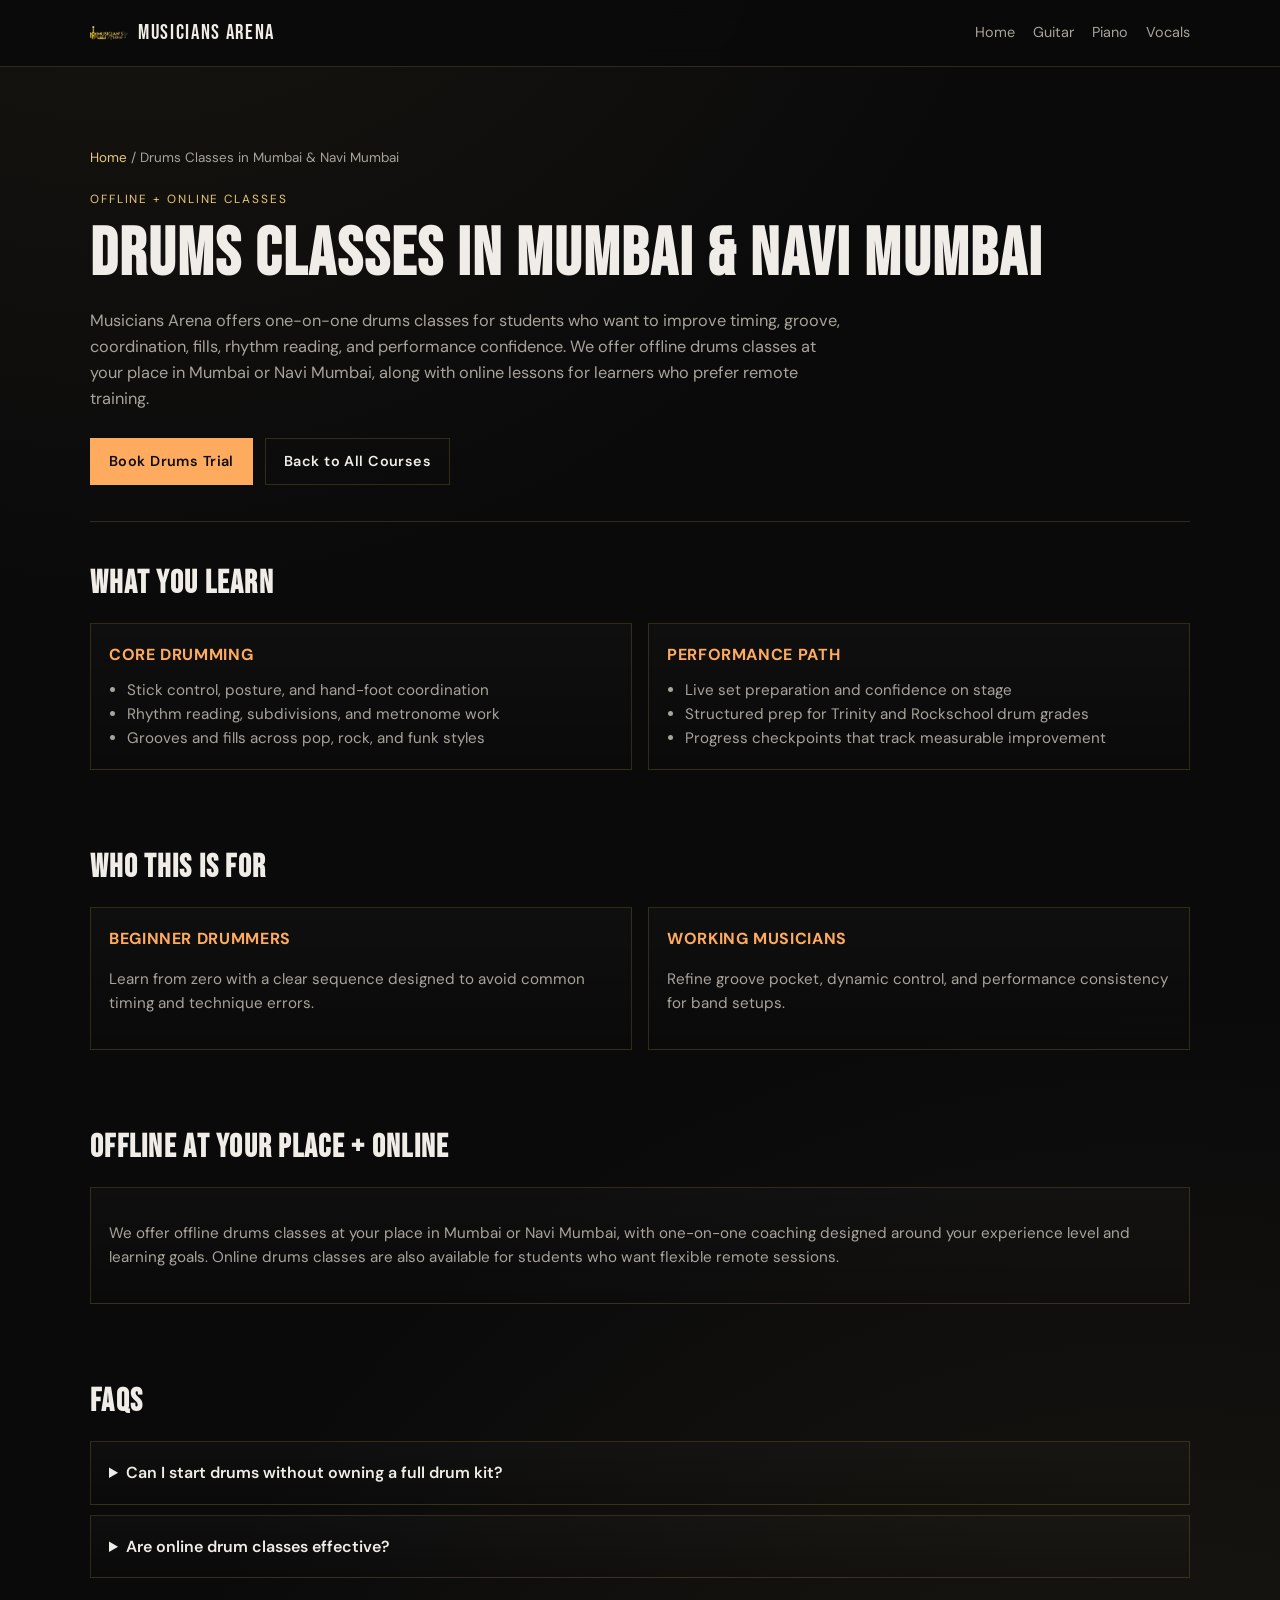
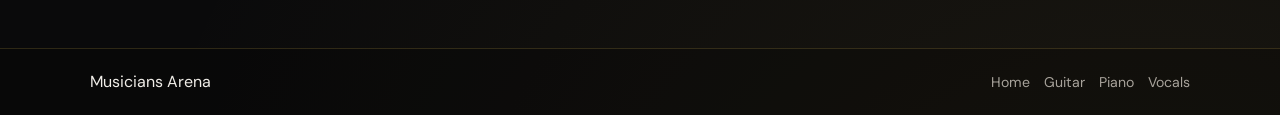
<file: drums-classes-mumbai.html>
<!DOCTYPE html>
<html lang="en">
<head>
  <meta charset="UTF-8" />
  <meta name="viewport" content="width=device-width, initial-scale=1.0" />
  <title>Drums Classes in Mumbai &amp; Navi Mumbai | Musicians Arena</title>
  <meta name="description" content="Join one-on-one drums classes in Mumbai and Navi Mumbai with Musicians Arena. Learn grooves, fills, timing, and performance skills with offline classes at your place or online coaching." />
  <meta property="og:title" content="Drums Classes in Mumbai &amp; Navi Mumbai | Musicians Arena" />
  <meta property="og:description" content="One-on-one drums coaching with offline classes at your place in Mumbai or Navi Mumbai, plus online options." />
  <meta property="og:type" content="website" />
  <link rel="canonical" href="https://musiciansarena.com/drums-classes-mumbai.html" />
  <meta property="og:url" content="https://musiciansarena.com/drums-classes-mumbai.html" />
  <link rel="icon" type="image/png" sizes="512x512" href="favicon.png" />
  <link rel="icon" type="image/x-icon" href="favicon.ico" />
  <link rel="shortcut icon" href="favicon.ico" />
  <link rel="apple-touch-icon" href="favicon.png" />
  <link rel="preconnect" href="https://fonts.googleapis.com" />
  <link rel="preconnect" href="https://fonts.gstatic.com" crossorigin />
  <link href="https://fonts.googleapis.com/css2?family=Bebas+Neue&family=DM+Sans:wght@300;400;500;700&display=swap" rel="stylesheet" />
  <link rel="stylesheet" href="classes.css" />
</head>
<body style="--accent:#ffab5f;">
  <div class="page-wrap">
    <header class="header">
      <div class="header-inner">
        <a class="brand" href="index.html">
          <img src="logo.png" alt="Musicians Arena" />
          <span>Musicians Arena</span>
        </a>
        <nav class="top-links">
          <a href="index.html">Home</a>
          <a href="guitar-classes-mumbai.html">Guitar</a>
          <a href="piano-classes-mumbai.html">Piano</a>
          <a href="vocals-classes-mumbai.html">Vocals</a>
        </nav>
      </div>
    </header>

    <main class="main">
      <section class="hero">
        <div class="breadcrumb"><a href="index.html">Home</a> / Drums Classes in Mumbai &amp; Navi Mumbai</div>
        <span class="kicker">Offline + Online Classes</span>
        <h1>Drums Classes in Mumbai &amp; Navi Mumbai</h1>
        <p>
          Musicians Arena offers one-on-one drums classes for students who want to improve timing, groove, coordination, fills, rhythm reading, and performance confidence.
          We offer offline drums classes at your place in Mumbai or Navi Mumbai, along with online lessons for learners who prefer remote training.
        </p>
        <div class="cta-row">
          <a class="btn btn-primary" href="https://wa.me/919867262713?text=Hi%2C%20I%20want%20to%20join%20Drums%20classes%20in%20Mumbai%20or%20Navi%20Mumbai." target="_blank" rel="noopener noreferrer">Book Drums Trial</a>
          <a class="btn btn-secondary" href="index.html#courses">Back to All Courses</a>
        </div>
      </section>

      <section class="section">
        <h2>What You Learn</h2>
        <div class="grid">
          <article class="card">
            <h3>Core Drumming</h3>
            <ul>
              <li>Stick control, posture, and hand-foot coordination</li>
              <li>Rhythm reading, subdivisions, and metronome work</li>
              <li>Grooves and fills across pop, rock, and funk styles</li>
            </ul>
          </article>
          <article class="card">
            <h3>Performance Path</h3>
            <ul>
              <li>Live set preparation and confidence on stage</li>
              <li>Structured prep for Trinity and Rockschool drum grades</li>
              <li>Progress checkpoints that track measurable improvement</li>
            </ul>
          </article>
        </div>
      </section>

      <section class="section">
        <h2>Who This Is For</h2>
        <div class="grid">
          <article class="card">
            <h3>Beginner Drummers</h3>
            <p>Learn from zero with a clear sequence designed to avoid common timing and technique errors.</p>
          </article>
          <article class="card">
            <h3>Working Musicians</h3>
            <p>Refine groove pocket, dynamic control, and performance consistency for band setups.</p>
          </article>
        </div>
      </section>

      <section class="section">
        <h2>Offline at Your Place + Online</h2>
        <div class="card">
          <p class="area-list">
            We offer offline drums classes at your place in Mumbai or Navi Mumbai, with one-on-one coaching designed around your experience level and learning goals.
            Online drums classes are also available for students who want flexible remote sessions.
          </p>
        </div>
      </section>

      <section class="section">
        <h2>FAQs</h2>
        <details class="faq-item card">
          <summary>Can I start drums without owning a full drum kit?</summary>
          <p>Yes. Beginners can start with a practice pad setup and upgrade when ready. We guide setup decisions.</p>
        </details>
        <details class="faq-item card">
          <summary>Are online drum classes effective?</summary>
          <p>Yes, when structured correctly. We run one-on-one sessions with focused camera guidance and targeted practice plans.</p>
        </details>
      </section>
    </main>

    <footer class="footer">
      <div class="footer-inner">
        <div>Musicians Arena</div>
        <div class="footer-links">
          <a href="index.html">Home</a>
          <a href="guitar-classes-mumbai.html">Guitar</a>
          <a href="piano-classes-mumbai.html">Piano</a>
          <a href="vocals-classes-mumbai.html">Vocals</a>
        </div>
      </div>
    </footer>
  </div>

  <script type="application/ld+json">
  {
    "@context": "https://schema.org",
    "@type": "Course",
    "name": "Drums Classes in Mumbai & Navi Mumbai",
    "description": "One-on-one drums classes with offline lessons at your place in Mumbai or Navi Mumbai, plus online options.",
    "provider": {
      "@type": "Organization",
      "name": "Musicians Arena"
    }
  }
  </script>
</body>
</html>
</file>
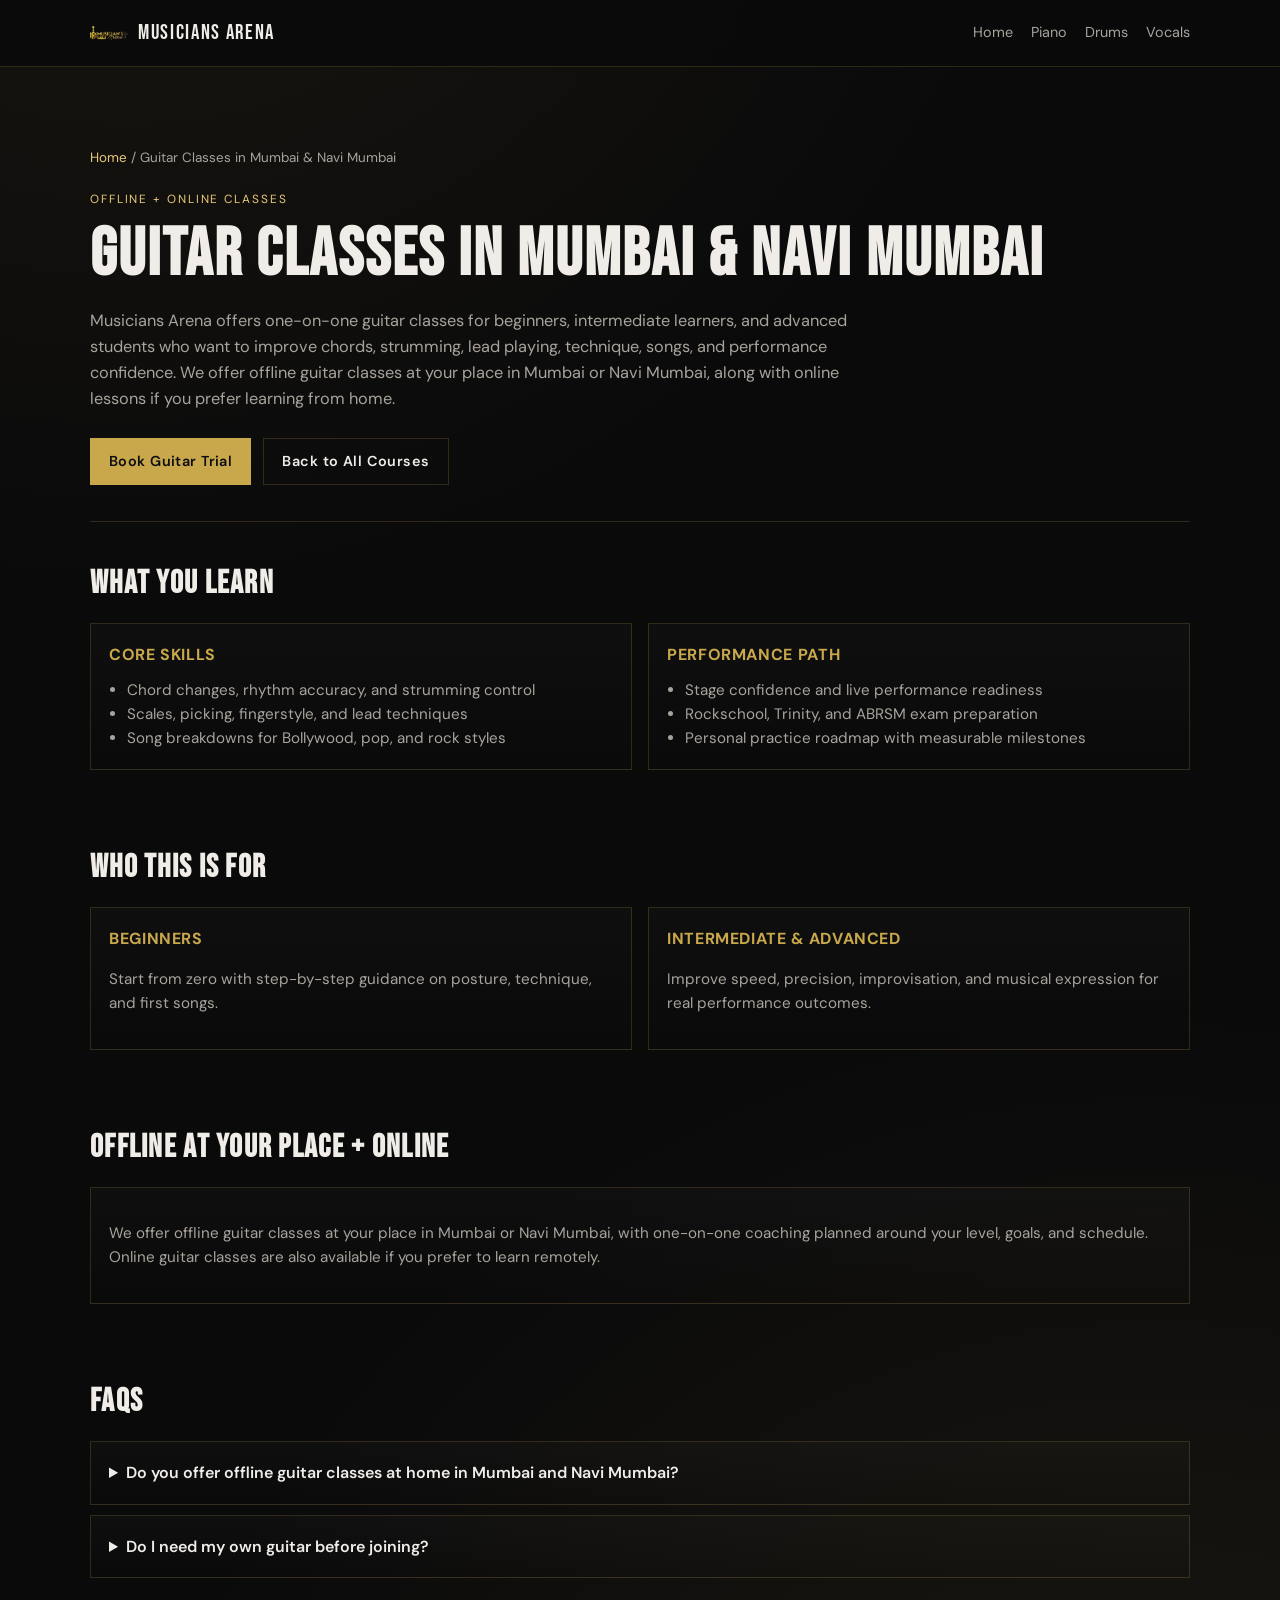
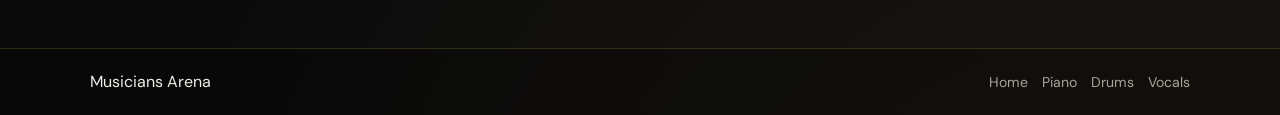
<file: guitar-classes-mumbai.html>
<!DOCTYPE html>
<html lang="en">
<head>
  <meta charset="UTF-8" />
  <meta name="viewport" content="width=device-width, initial-scale=1.0" />
  <title>Guitar Classes in Mumbai &amp; Navi Mumbai | Musicians Arena</title>
  <meta name="description" content="Join one-on-one guitar classes in Mumbai and Navi Mumbai with Musicians Arena. Learn acoustic or electric guitar with offline classes at your place or online coaching." />
  <meta property="og:title" content="Guitar Classes in Mumbai &amp; Navi Mumbai | Musicians Arena" />
  <meta property="og:description" content="One-on-one guitar lessons with offline classes at your place in Mumbai or Navi Mumbai, plus online options." />
  <meta property="og:type" content="website" />
  <link rel="canonical" href="https://musiciansarena.com/guitar-classes-mumbai.html" />
  <meta property="og:url" content="https://musiciansarena.com/guitar-classes-mumbai.html" />
  <link rel="icon" type="image/png" sizes="512x512" href="favicon.png" />
  <link rel="icon" type="image/x-icon" href="favicon.ico" />
  <link rel="shortcut icon" href="favicon.ico" />
  <link rel="apple-touch-icon" href="favicon.png" />
  <link rel="preconnect" href="https://fonts.googleapis.com" />
  <link rel="preconnect" href="https://fonts.gstatic.com" crossorigin />
  <link href="https://fonts.googleapis.com/css2?family=Bebas+Neue&family=DM+Sans:wght@300;400;500;700&display=swap" rel="stylesheet" />
  <link rel="stylesheet" href="classes.css" />
</head>
<body style="--accent:#c9a84c;">
  <div class="page-wrap">
    <header class="header">
      <div class="header-inner">
        <a class="brand" href="index.html">
          <img src="logo.png" alt="Musicians Arena" />
          <span>Musicians Arena</span>
        </a>
        <nav class="top-links">
          <a href="index.html">Home</a>
          <a href="piano-classes-mumbai.html">Piano</a>
          <a href="drums-classes-mumbai.html">Drums</a>
          <a href="vocals-classes-mumbai.html">Vocals</a>
        </nav>
      </div>
    </header>

    <main class="main">
      <section class="hero">
        <div class="breadcrumb"><a href="index.html">Home</a> / Guitar Classes in Mumbai &amp; Navi Mumbai</div>
        <span class="kicker">Offline + Online Classes</span>
        <h1>Guitar Classes in Mumbai &amp; Navi Mumbai</h1>
        <p>
          Musicians Arena offers one-on-one guitar classes for beginners, intermediate learners, and advanced students who want to improve chords, strumming, lead playing, technique, songs, and performance confidence.
          We offer offline guitar classes at your place in Mumbai or Navi Mumbai, along with online lessons if you prefer learning from home.
        </p>
        <div class="cta-row">
          <a class="btn btn-primary" href="https://wa.me/919867262713?text=Hi%2C%20I%20want%20to%20join%20Guitar%20classes%20in%20Mumbai%20or%20Navi%20Mumbai." target="_blank" rel="noopener noreferrer">Book Guitar Trial</a>
          <a class="btn btn-secondary" href="index.html#courses">Back to All Courses</a>
        </div>
      </section>

      <section class="section">
        <h2>What You Learn</h2>
        <div class="grid">
          <article class="card">
            <h3>Core Skills</h3>
            <ul>
              <li>Chord changes, rhythm accuracy, and strumming control</li>
              <li>Scales, picking, fingerstyle, and lead techniques</li>
              <li>Song breakdowns for Bollywood, pop, and rock styles</li>
            </ul>
          </article>
          <article class="card">
            <h3>Performance Path</h3>
            <ul>
              <li>Stage confidence and live performance readiness</li>
              <li>Rockschool, Trinity, and ABRSM exam preparation</li>
              <li>Personal practice roadmap with measurable milestones</li>
            </ul>
          </article>
        </div>
      </section>

      <section class="section">
        <h2>Who This Is For</h2>
        <div class="grid">
          <article class="card">
            <h3>Beginners</h3>
            <p>Start from zero with step-by-step guidance on posture, technique, and first songs.</p>
          </article>
          <article class="card">
            <h3>Intermediate & Advanced</h3>
            <p>Improve speed, precision, improvisation, and musical expression for real performance outcomes.</p>
          </article>
        </div>
      </section>

      <section class="section">
        <h2>Offline at Your Place + Online</h2>
        <div class="card">
          <p class="area-list">
            We offer offline guitar classes at your place in Mumbai or Navi Mumbai, with one-on-one coaching planned around your level, goals, and schedule.
            Online guitar classes are also available if you prefer to learn remotely.
          </p>
        </div>
      </section>

      <section class="section">
        <h2>FAQs</h2>
        <details class="faq-item card">
          <summary>Do you offer offline guitar classes at home in Mumbai and Navi Mumbai?</summary>
          <p>Yes. We offer offline one-on-one guitar classes at your place in Mumbai or Navi Mumbai, subject to area and slot availability.</p>
        </details>
        <details class="faq-item card">
          <summary>Do I need my own guitar before joining?</summary>
          <p>You can start with guidance from our team on instrument selection. We help you choose the right beginner setup.</p>
        </details>
      </section>
    </main>

    <footer class="footer">
      <div class="footer-inner">
        <div>Musicians Arena</div>
        <div class="footer-links">
          <a href="index.html">Home</a>
          <a href="piano-classes-mumbai.html">Piano</a>
          <a href="drums-classes-mumbai.html">Drums</a>
          <a href="vocals-classes-mumbai.html">Vocals</a>
        </div>
      </div>
    </footer>
  </div>

  <script type="application/ld+json">
  {
    "@context": "https://schema.org",
    "@type": "Course",
    "name": "Guitar Classes in Mumbai & Navi Mumbai",
    "description": "One-on-one guitar classes with offline lessons at your place in Mumbai or Navi Mumbai, plus online options.",
    "provider": {
      "@type": "Organization",
      "name": "Musicians Arena"
    }
  }
  </script>
</body>
</html>
</file>
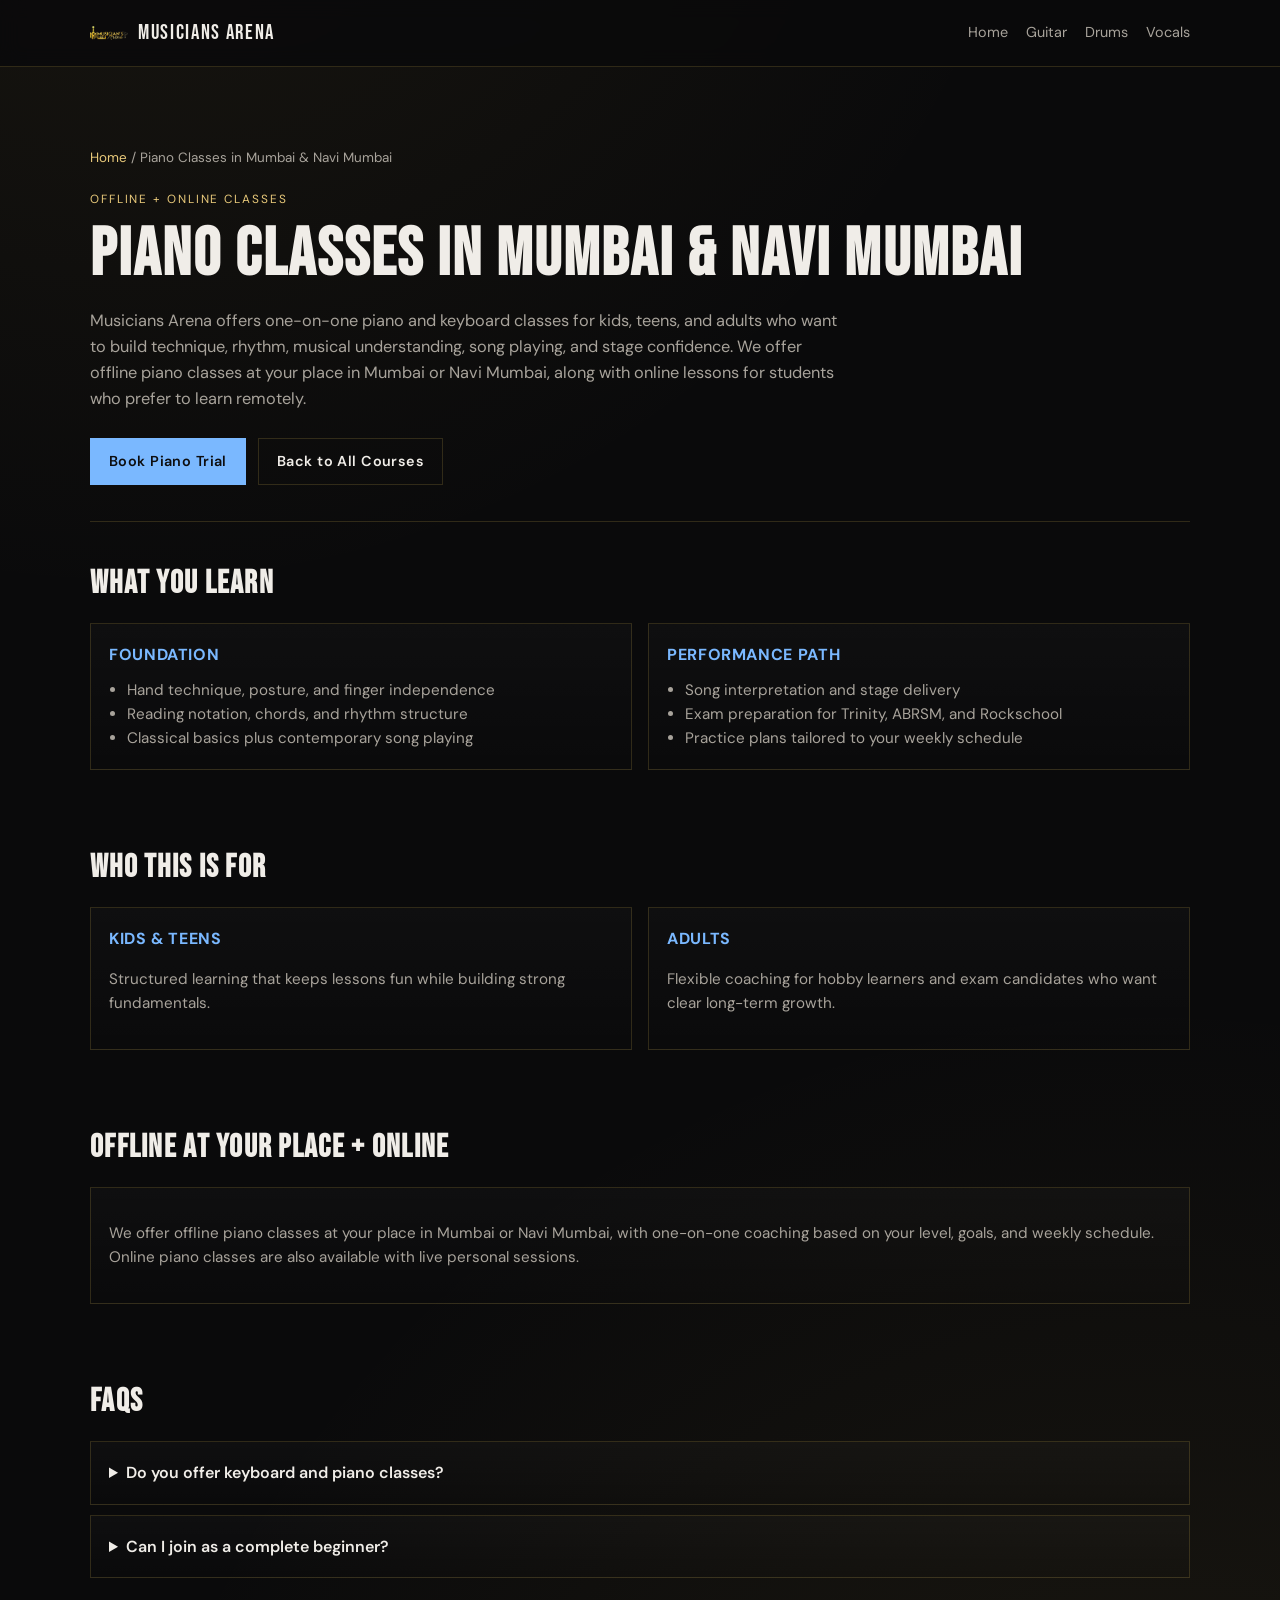
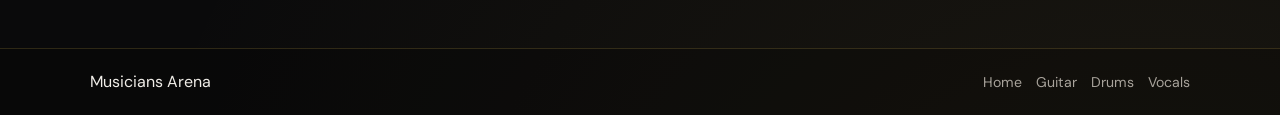
<file: piano-classes-mumbai.html>
<!DOCTYPE html>
<html lang="en">
<head>
  <meta charset="UTF-8" />
  <meta name="viewport" content="width=device-width, initial-scale=1.0" />
  <title>Piano Classes in Mumbai &amp; Navi Mumbai | Musicians Arena</title>
  <meta name="description" content="Join one-on-one piano and keyboard classes in Mumbai and Navi Mumbai with Musicians Arena. Learn with offline classes at your place or online coaching." />
  <meta property="og:title" content="Piano Classes in Mumbai &amp; Navi Mumbai | Musicians Arena" />
  <meta property="og:description" content="One-on-one piano and keyboard coaching with offline classes at your place in Mumbai or Navi Mumbai, plus online options." />
  <meta property="og:type" content="website" />
  <link rel="canonical" href="https://musiciansarena.com/piano-classes-mumbai.html" />
  <meta property="og:url" content="https://musiciansarena.com/piano-classes-mumbai.html" />
  <link rel="icon" type="image/png" sizes="512x512" href="favicon.png" />
  <link rel="icon" type="image/x-icon" href="favicon.ico" />
  <link rel="shortcut icon" href="favicon.ico" />
  <link rel="apple-touch-icon" href="favicon.png" />
  <link rel="preconnect" href="https://fonts.googleapis.com" />
  <link rel="preconnect" href="https://fonts.gstatic.com" crossorigin />
  <link href="https://fonts.googleapis.com/css2?family=Bebas+Neue&family=DM+Sans:wght@300;400;500;700&display=swap" rel="stylesheet" />
  <link rel="stylesheet" href="classes.css" />
</head>
<body style="--accent:#7ab8ff;">
  <div class="page-wrap">
    <header class="header">
      <div class="header-inner">
        <a class="brand" href="index.html">
          <img src="logo.png" alt="Musicians Arena" />
          <span>Musicians Arena</span>
        </a>
        <nav class="top-links">
          <a href="index.html">Home</a>
          <a href="guitar-classes-mumbai.html">Guitar</a>
          <a href="drums-classes-mumbai.html">Drums</a>
          <a href="vocals-classes-mumbai.html">Vocals</a>
        </nav>
      </div>
    </header>

    <main class="main">
      <section class="hero">
        <div class="breadcrumb"><a href="index.html">Home</a> / Piano Classes in Mumbai &amp; Navi Mumbai</div>
        <span class="kicker">Offline + Online Classes</span>
        <h1>Piano Classes in Mumbai &amp; Navi Mumbai</h1>
        <p>
          Musicians Arena offers one-on-one piano and keyboard classes for kids, teens, and adults who want to build technique, rhythm, musical understanding, song playing, and stage confidence.
          We offer offline piano classes at your place in Mumbai or Navi Mumbai, along with online lessons for students who prefer to learn remotely.
        </p>
        <div class="cta-row">
          <a class="btn btn-primary" href="https://wa.me/919867262713?text=Hi%2C%20I%20want%20to%20join%20Piano%20classes%20in%20Mumbai%20or%20Navi%20Mumbai." target="_blank" rel="noopener noreferrer">Book Piano Trial</a>
          <a class="btn btn-secondary" href="index.html#courses">Back to All Courses</a>
        </div>
      </section>

      <section class="section">
        <h2>What You Learn</h2>
        <div class="grid">
          <article class="card">
            <h3>Foundation</h3>
            <ul>
              <li>Hand technique, posture, and finger independence</li>
              <li>Reading notation, chords, and rhythm structure</li>
              <li>Classical basics plus contemporary song playing</li>
            </ul>
          </article>
          <article class="card">
            <h3>Performance Path</h3>
            <ul>
              <li>Song interpretation and stage delivery</li>
              <li>Exam preparation for Trinity, ABRSM, and Rockschool</li>
              <li>Practice plans tailored to your weekly schedule</li>
            </ul>
          </article>
        </div>
      </section>

      <section class="section">
        <h2>Who This Is For</h2>
        <div class="grid">
          <article class="card">
            <h3>Kids & Teens</h3>
            <p>Structured learning that keeps lessons fun while building strong fundamentals.</p>
          </article>
          <article class="card">
            <h3>Adults</h3>
            <p>Flexible coaching for hobby learners and exam candidates who want clear long-term growth.</p>
          </article>
        </div>
      </section>

      <section class="section">
        <h2>Offline at Your Place + Online</h2>
        <div class="card">
          <p class="area-list">
            We offer offline piano classes at your place in Mumbai or Navi Mumbai, with one-on-one coaching based on your level, goals, and weekly schedule.
            Online piano classes are also available with live personal sessions.
          </p>
        </div>
      </section>

      <section class="section">
        <h2>FAQs</h2>
        <details class="faq-item card">
          <summary>Do you offer keyboard and piano classes?</summary>
          <p>Yes. We teach both acoustic piano and keyboard pathways, depending on your setup and learning goals.</p>
        </details>
        <details class="faq-item card">
          <summary>Can I join as a complete beginner?</summary>
          <p>Yes. We have beginner-friendly modules and clear progression checkpoints from your first class onward.</p>
        </details>
      </section>
    </main>

    <footer class="footer">
      <div class="footer-inner">
        <div>Musicians Arena</div>
        <div class="footer-links">
          <a href="index.html">Home</a>
          <a href="guitar-classes-mumbai.html">Guitar</a>
          <a href="drums-classes-mumbai.html">Drums</a>
          <a href="vocals-classes-mumbai.html">Vocals</a>
        </div>
      </div>
    </footer>
  </div>

  <script type="application/ld+json">
  {
    "@context": "https://schema.org",
    "@type": "Course",
    "name": "Piano Classes in Mumbai & Navi Mumbai",
    "description": "One-on-one piano and keyboard classes with offline lessons at your place in Mumbai or Navi Mumbai, plus online options.",
    "provider": {
      "@type": "Organization",
      "name": "Musicians Arena"
    }
  }
  </script>
</body>
</html>
</file>
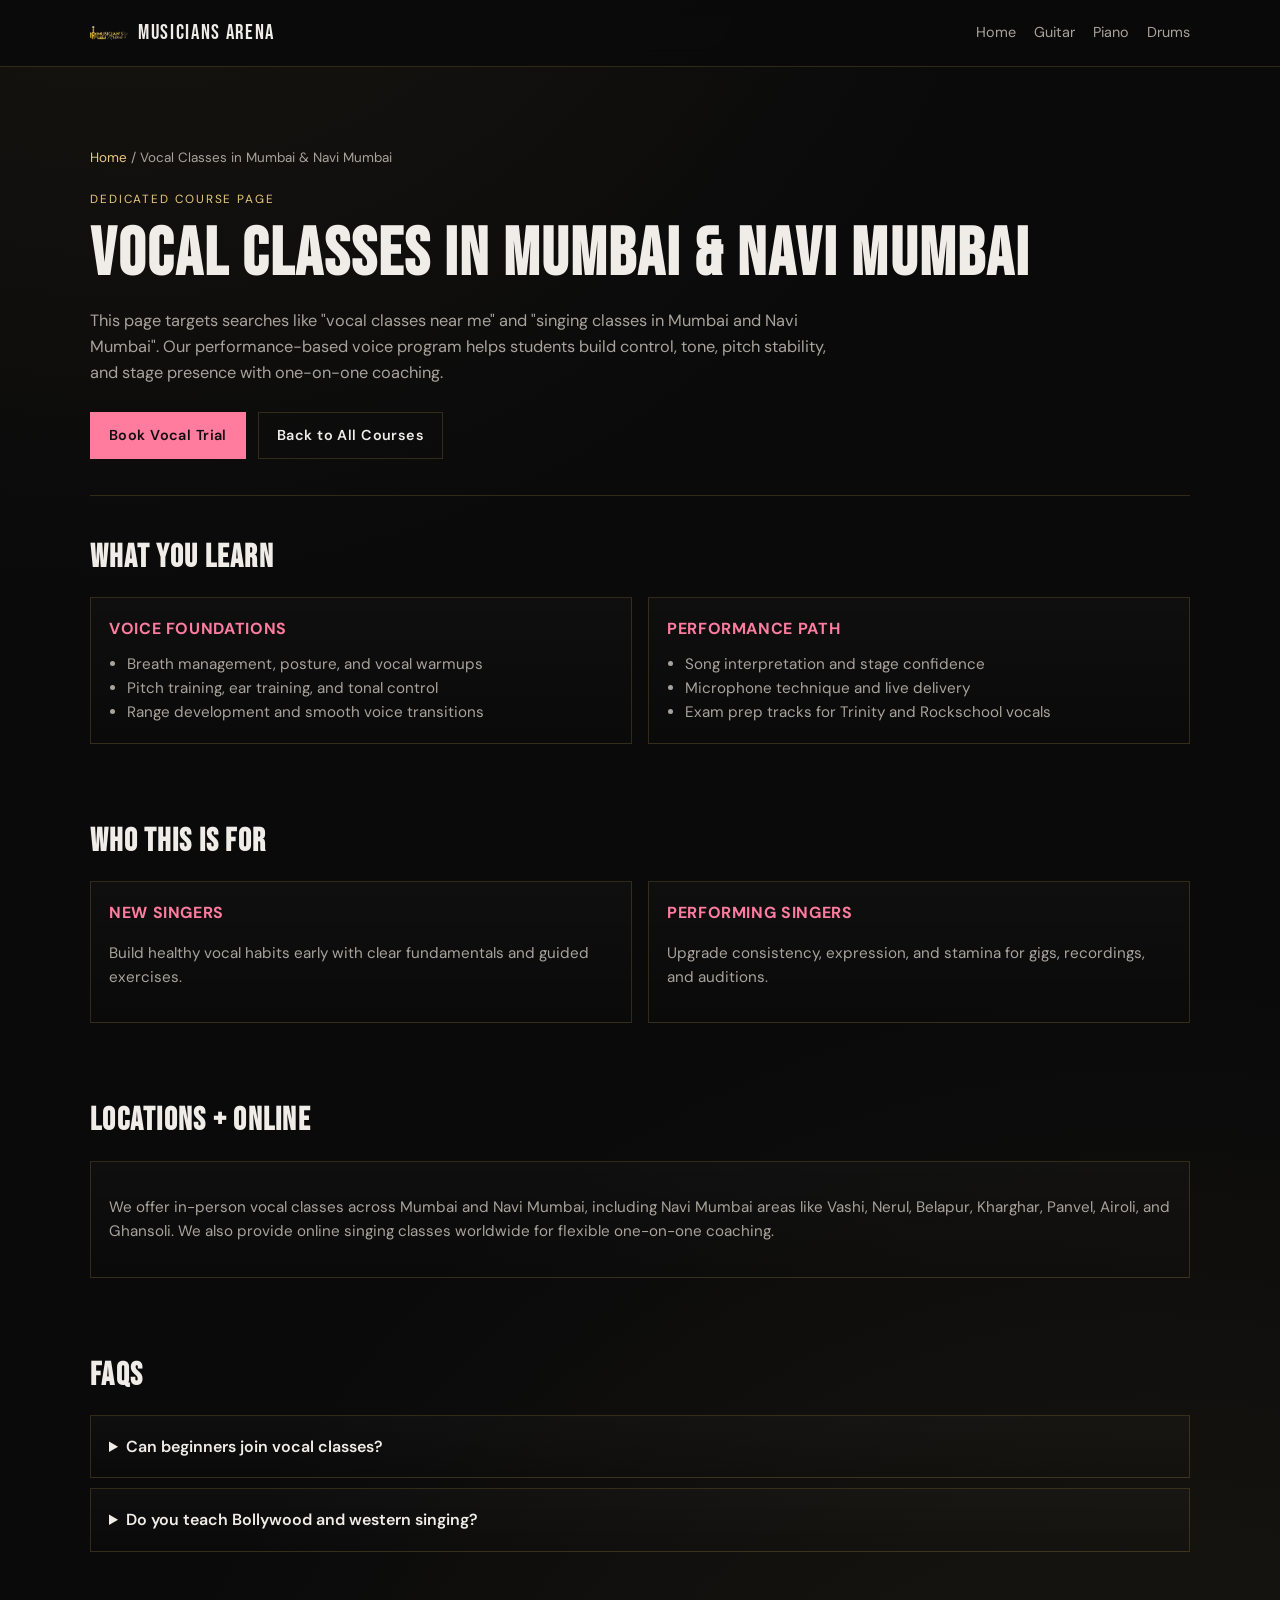
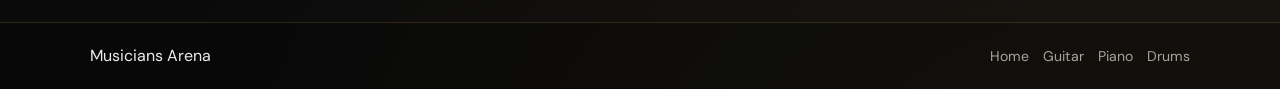
<file: vocals-classes-mumbai.html>
<!DOCTYPE html>
<html lang="en">
<head>
  <meta charset="UTF-8" />
  <meta name="viewport" content="width=device-width, initial-scale=1.0" />
  <title>Vocal Classes in Mumbai &amp; Navi Mumbai | Musicians Arena</title>
  <meta name="description" content="Find vocal classes in Mumbai and Navi Mumbai with Musicians Arena. Learn pitch, range, breathing, and stage confidence through one-on-one coaching. Online singing classes also available." />
  <meta name="keywords" content="vocal classes in mumbai, vocal classes in navi mumbai, singing classes near me, online vocal classes, voice training" />
  <meta property="og:title" content="Vocal Classes in Mumbai &amp; Navi Mumbai | Musicians Arena" />
  <meta property="og:description" content="Performance-focused voice training with personalized one-on-one classes across Mumbai and Navi Mumbai, online and offline." />
  <meta property="og:type" content="website" />
  <link rel="canonical" href="https://musiciansarena.com/vocals-classes-mumbai.html" />
  <meta property="og:url" content="https://musiciansarena.com/vocals-classes-mumbai.html" />
  <link rel="icon" type="image/png" sizes="512x512" href="favicon.png" />
  <link rel="icon" type="image/x-icon" href="favicon.ico" />
  <link rel="shortcut icon" href="favicon.ico" />
  <link rel="apple-touch-icon" href="favicon.png" />
  <link rel="preconnect" href="https://fonts.googleapis.com" />
  <link rel="preconnect" href="https://fonts.gstatic.com" crossorigin />
  <link href="https://fonts.googleapis.com/css2?family=Bebas+Neue&family=DM+Sans:wght@300;400;500;700&display=swap" rel="stylesheet" />
  <link rel="stylesheet" href="classes.css" />
</head>
<body style="--accent:#ff7c9f;">
  <div class="page-wrap">
    <header class="header">
      <div class="header-inner">
        <a class="brand" href="index.html">
          <img src="logo.png" alt="Musicians Arena" />
          <span>Musicians Arena</span>
        </a>
        <nav class="top-links">
          <a href="index.html">Home</a>
          <a href="guitar-classes-mumbai.html">Guitar</a>
          <a href="piano-classes-mumbai.html">Piano</a>
          <a href="drums-classes-mumbai.html">Drums</a>
        </nav>
      </div>
    </header>

    <main class="main">
      <section class="hero">
        <div class="breadcrumb"><a href="index.html">Home</a> / Vocal Classes in Mumbai &amp; Navi Mumbai</div>
        <span class="kicker">Dedicated Course Page</span>
        <h1>Vocal Classes in Mumbai &amp; Navi Mumbai</h1>
        <p>
          This page targets searches like "vocal classes near me" and "singing classes in Mumbai and Navi Mumbai".
          Our performance-based voice program helps students build control, tone, pitch stability, and stage presence with one-on-one coaching.
        </p>
        <div class="cta-row">
          <a class="btn btn-primary" href="https://wa.me/919867262713?text=Hi%2C%20I%20want%20to%20join%20Vocal%20classes%20in%20Mumbai%20or%20Navi%20Mumbai." target="_blank" rel="noopener noreferrer">Book Vocal Trial</a>
          <a class="btn btn-secondary" href="index.html#courses">Back to All Courses</a>
        </div>
      </section>

      <section class="section">
        <h2>What You Learn</h2>
        <div class="grid">
          <article class="card">
            <h3>Voice Foundations</h3>
            <ul>
              <li>Breath management, posture, and vocal warmups</li>
              <li>Pitch training, ear training, and tonal control</li>
              <li>Range development and smooth voice transitions</li>
            </ul>
          </article>
          <article class="card">
            <h3>Performance Path</h3>
            <ul>
              <li>Song interpretation and stage confidence</li>
              <li>Microphone technique and live delivery</li>
              <li>Exam prep tracks for Trinity and Rockschool vocals</li>
            </ul>
          </article>
        </div>
      </section>

      <section class="section">
        <h2>Who This Is For</h2>
        <div class="grid">
          <article class="card">
            <h3>New Singers</h3>
            <p>Build healthy vocal habits early with clear fundamentals and guided exercises.</p>
          </article>
          <article class="card">
            <h3>Performing Singers</h3>
            <p>Upgrade consistency, expression, and stamina for gigs, recordings, and auditions.</p>
          </article>
        </div>
      </section>

      <section class="section">
        <h2>Locations + Online</h2>
        <div class="card">
          <p class="area-list">
            We offer in-person vocal classes across Mumbai and Navi Mumbai, including Navi Mumbai areas like Vashi, Nerul, Belapur, Kharghar, Panvel, Airoli, and Ghansoli.
            We also provide online singing classes worldwide for flexible one-on-one coaching.
          </p>
        </div>
      </section>

      <section class="section">
        <h2>FAQs</h2>
        <details class="faq-item card">
          <summary>Can beginners join vocal classes?</summary>
          <p>Yes. The training starts from basics and gradually builds control, confidence, and repertoire.</p>
        </details>
        <details class="faq-item card">
          <summary>Do you teach Bollywood and western singing?</summary>
          <p>Yes. We support both, along with voice technique that applies across genres.</p>
        </details>
      </section>
    </main>

    <footer class="footer">
      <div class="footer-inner">
        <div>Musicians Arena</div>
        <div class="footer-links">
          <a href="index.html">Home</a>
          <a href="guitar-classes-mumbai.html">Guitar</a>
          <a href="piano-classes-mumbai.html">Piano</a>
          <a href="drums-classes-mumbai.html">Drums</a>
        </div>
      </div>
    </footer>
  </div>

  <script type="application/ld+json">
  {
    "@context": "https://schema.org",
    "@type": "Course",
    "name": "Vocal Classes in Mumbai & Navi Mumbai",
    "description": "One-on-one voice training with in-person classes across Mumbai and Navi Mumbai, plus online options.",
    "provider": {
      "@type": "Organization",
      "name": "Musicians Arena"
    }
  }
  </script>
</body>
</html>
</file>
<file: classes.css>
:root {
  --bg: #0a0a0b;
  --bg-soft: #131318;
  --surface: #1a1a22;
  --text: #f0ede8;
  --text-muted: #a8a39b;
  --gold: #c9a84c;
  --gold-light: #e8c97a;
  --border: rgba(201, 168, 76, 0.2);
  --accent: #c9a84c;
  --wa: #25d366;
}

* {
  box-sizing: border-box;
}

html,
body {
  margin: 0;
  padding: 0;
}

body {
  background:
    radial-gradient(circle at 10% -20%, rgba(201, 168, 76, 0.09), transparent 40%),
    radial-gradient(circle at 90% 120%, rgba(201, 168, 76, 0.1), transparent 45%),
    var(--bg);
  color: var(--text);
  font-family: 'DM Sans', sans-serif;
  line-height: 1.6;
}

a {
  color: inherit;
  text-decoration: none;
}

.page-wrap {
  min-height: 100vh;
}

.header {
  position: sticky;
  top: 0;
  z-index: 20;
  background: rgba(10, 10, 11, 0.85);
  backdrop-filter: blur(10px);
  border-bottom: 1px solid var(--border);
}

.header-inner,
.main,
.footer-inner {
  width: min(1100px, 92vw);
  margin: 0 auto;
}

.header-inner {
  display: flex;
  align-items: center;
  justify-content: space-between;
  gap: 14px;
  padding: 14px 0;
}

.brand {
  display: inline-flex;
  align-items: center;
  gap: 10px;
}

.brand img {
  width: 38px;
  height: 38px;
  object-fit: contain;
  border-radius: 6px;
}

.brand span {
  font-family: 'Bebas Neue', sans-serif;
  letter-spacing: 0.08em;
  font-size: 1.3rem;
}

.top-links {
  display: flex;
  align-items: center;
  gap: 18px;
  font-size: 0.9rem;
  color: var(--text-muted);
}

.top-links a:hover {
  color: var(--gold-light);
}

.hero {
  padding: 80px 0 36px;
  border-bottom: 1px solid var(--border);
}

.kicker {
  display: inline-block;
  font-size: 0.74rem;
  letter-spacing: 0.16em;
  text-transform: uppercase;
  color: var(--gold-light);
  margin-bottom: 14px;
}

h1 {
  font-family: 'Bebas Neue', sans-serif;
  font-size: clamp(2rem, 6vw, 4.2rem);
  letter-spacing: 0.03em;
  line-height: 1;
  margin: 0 0 18px;
}

.hero p {
  margin: 0;
  max-width: 760px;
  color: var(--text-muted);
  font-size: 1.02rem;
}

.cta-row {
  display: flex;
  flex-wrap: wrap;
  gap: 12px;
  margin-top: 26px;
}

.btn {
  border: 1px solid transparent;
  padding: 11px 18px;
  font-weight: 600;
  font-size: 0.9rem;
  letter-spacing: 0.03em;
  transition: 0.2s ease;
}

.btn-primary {
  background: var(--accent);
  color: #0d0d0f;
}

.btn-primary:hover {
  transform: translateY(-1px);
  filter: brightness(1.06);
}

.btn-secondary {
  border-color: var(--border);
  color: var(--text);
  background: transparent;
}

.btn-secondary:hover {
  border-color: var(--gold-light);
  color: var(--gold-light);
}

.section {
  padding: 36px 0;
}

.section h2 {
  margin: 0 0 14px;
  font-family: 'Bebas Neue', sans-serif;
  font-size: 2rem;
  letter-spacing: 0.04em;
}

.grid {
  display: grid;
  grid-template-columns: repeat(2, minmax(0, 1fr));
  gap: 16px;
}

.card {
  background: linear-gradient(180deg, rgba(255, 255, 255, 0.02), rgba(255, 255, 255, 0));
  border: 1px solid var(--border);
  padding: 18px;
}

.card h3 {
  margin: 0 0 10px;
  color: var(--accent);
  font-size: 1rem;
  letter-spacing: 0.04em;
  text-transform: uppercase;
}

.card p,
.card li {
  color: var(--text-muted);
  font-size: 0.95rem;
}

.card ul {
  margin: 0;
  padding-left: 18px;
}

.breadcrumb {
  color: var(--text-muted);
  font-size: 0.84rem;
  margin-bottom: 16px;
}

.breadcrumb a {
  color: var(--gold-light);
}

.faq-item + .faq-item {
  margin-top: 10px;
}

.faq-item summary {
  cursor: pointer;
  font-weight: 600;
  color: var(--text);
}

.faq-item p {
  color: var(--text-muted);
  margin: 8px 0 0;
}

.area-list {
  color: var(--text-muted);
  font-size: 0.95rem;
}

.footer {
  border-top: 1px solid var(--border);
  margin-top: 34px;
  background: rgba(0, 0, 0, 0.25);
}

.footer-inner {
  padding: 20px 0;
  display: flex;
  flex-wrap: wrap;
  gap: 12px;
  justify-content: space-between;
  align-items: center;
}

.footer-links {
  display: flex;
  flex-wrap: wrap;
  gap: 14px;
  font-size: 0.88rem;
  color: var(--text-muted);
}

.footer-links a:hover {
  color: var(--gold-light);
}

@media (max-width: 760px) {
  .grid {
    grid-template-columns: 1fr;
  }

  .top-links {
    gap: 10px;
    font-size: 0.82rem;
  }

  .header-inner {
    align-items: flex-start;
    flex-direction: column;
  }
}
</file>
